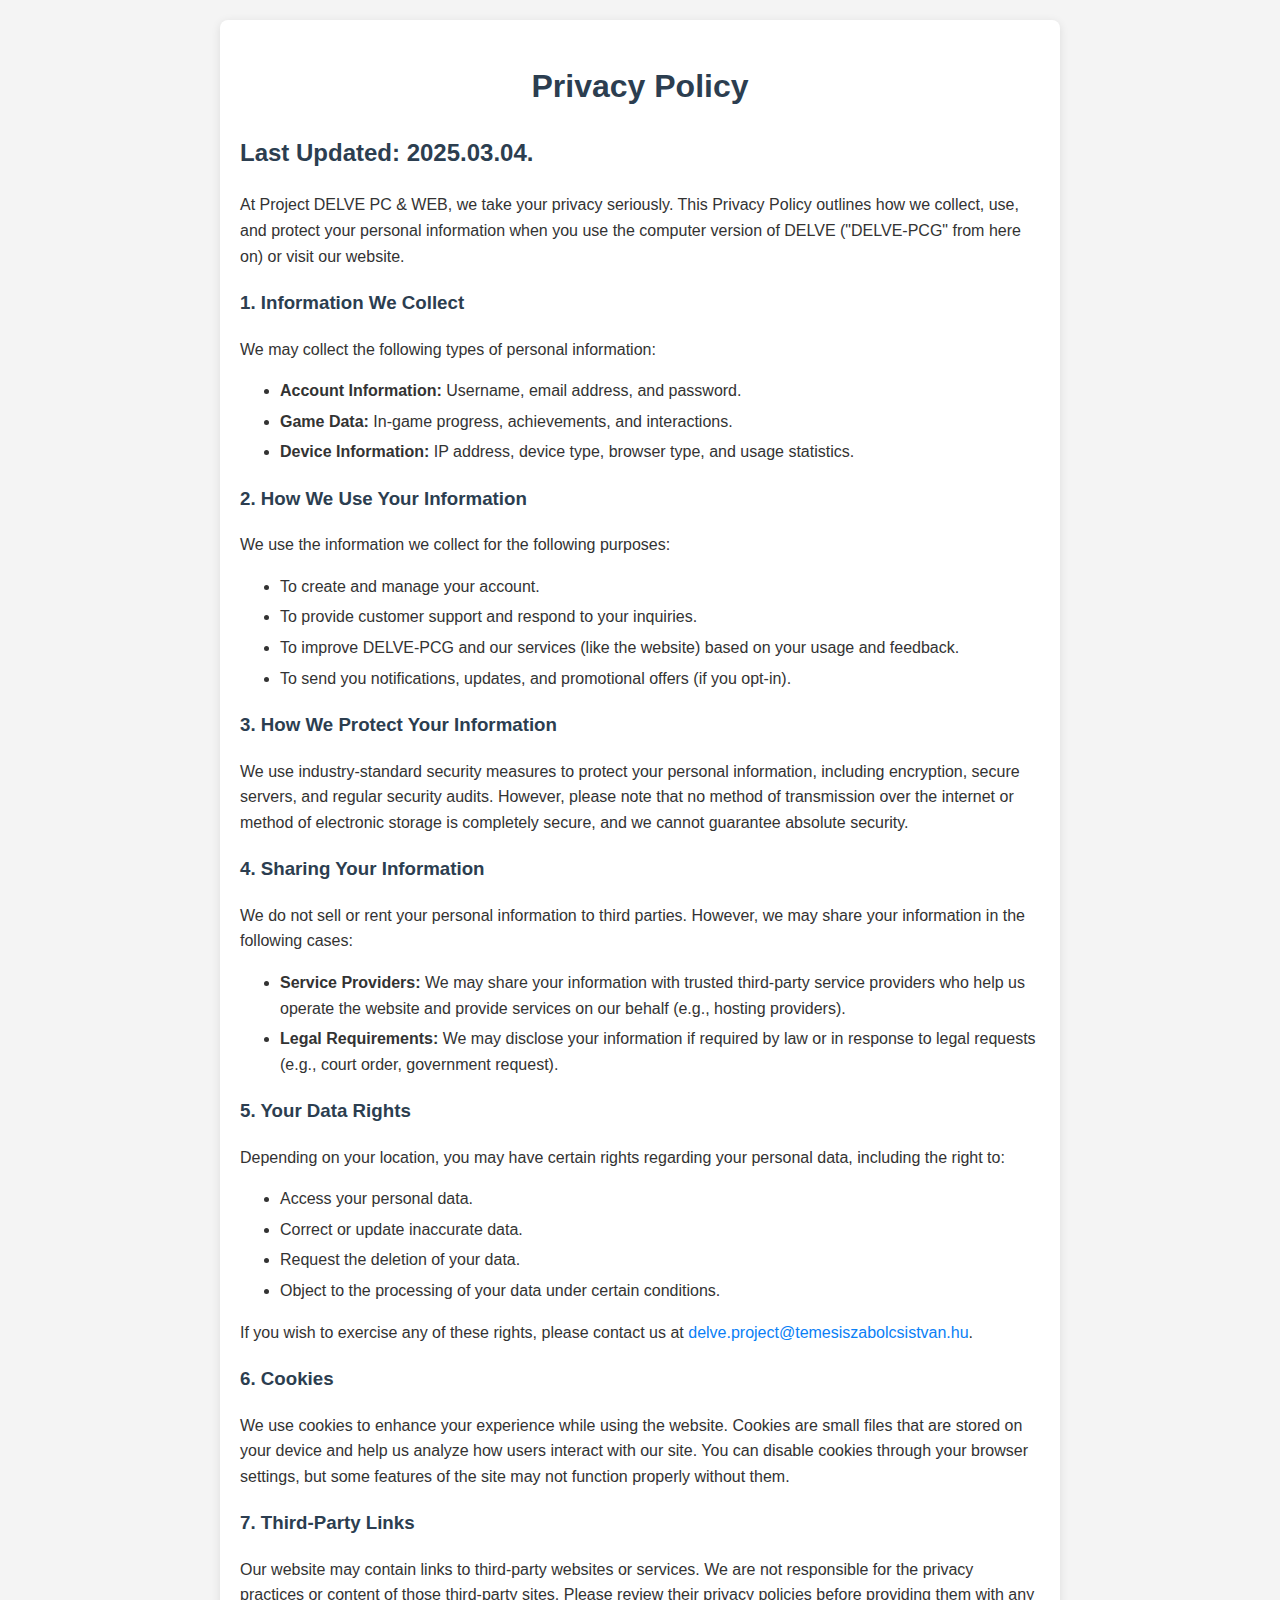
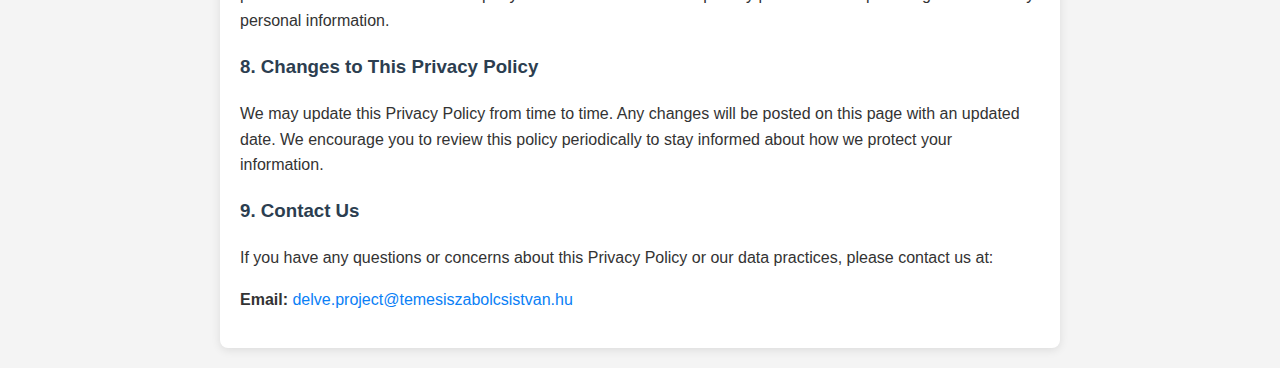
<file: Szabó Levente (Front- and Backend)/Raw GitHub of project/DELVE_Project_WebPackage/privacy_policy.html>
<!DOCTYPE html>
<html lang="en">
<head>
    <meta charset="UTF-8">
    <meta name="viewport" content="width=device-width, initial-scale=1.0">
    <title>Privacy Policy - DELVE-PCG & Website</title>
    <link rel="stylesheet" href="./css/TOSstyle.css">
    <link rel="shortcut icon" href="./img/favico2.png" type="image/png">
</head>
<body>
    <div class="container">
        <h1>Privacy Policy</h1>
        <h2>Last Updated: 2025.03.04.</h2>
        
        <p>At Project DELVE PC & WEB, we take your privacy seriously. This Privacy Policy outlines how we collect, use, and protect your personal information when you use the computer version of DELVE ("DELVE-PCG" from here on) or visit our website.
        </p>

        <h3>1. Information We Collect</h3>
        <p>We may collect the following types of personal information:</p>
        <ul>
            <li><strong>Account Information:</strong> Username, email address, and password.</li>
            <li><strong>Game Data:</strong> In-game progress, achievements, and interactions.</li>
            <li><strong>Device Information:</strong> IP address, device type, browser type, and usage statistics.</li>
        </ul>

        <h3>2. How We Use Your Information</h3>
        <p>We use the information we collect for the following purposes:</p>
        <ul>
            <li>To create and manage your account.</li>
            <li>To provide customer support and respond to your inquiries.</li>
            <li>To improve DELVE-PCG and our services (like the website) based on your usage and feedback.</li>
            <li>To send you notifications, updates, and promotional offers (if you opt-in).</li>
        </ul>

        <h3>3. How We Protect Your Information</h3>
        <p>We use industry-standard security measures to protect your personal information, including encryption, secure servers, and regular security audits. However, please note that no method of transmission over the internet or method of electronic storage is completely secure, and we cannot guarantee absolute security.</p>

        <h3>4. Sharing Your Information</h3>
        <p>We do not sell or rent your personal information to third parties. However, we may share your information in the following cases:</p>
        <ul>
            <li><strong>Service Providers:</strong> We may share your information with trusted third-party service providers who help us operate the website and provide services on our behalf (e.g., hosting providers).</li>
            <li><strong>Legal Requirements:</strong> We may disclose your information if required by law or in response to legal requests (e.g., court order, government request).</li>
        </ul>

        <h3>5. Your Data Rights</h3>
        <p>Depending on your location, you may have certain rights regarding your personal data, including the right to:</p>
        <ul>
            <li>Access your personal data.</li>
            <li>Correct or update inaccurate data.</li>
            <li>Request the deletion of your data.</li>
            <li>Object to the processing of your data under certain conditions.</li>
        </ul>
        <p>If you wish to exercise any of these rights, please contact us at <a href="mailto:delve.project@temesiszabolcsistvan.hu" class="links">delve.project@temesiszabolcsistvan.hu</a>.</p>

        <h3>6. Cookies</h3>
        <p>We use cookies to enhance your experience while using the website. Cookies are small files that are stored on your device and help us analyze how users interact with our site. You can disable cookies through your browser settings, but some features of the site may not function properly without them.</p>

        <h3>7. Third-Party Links</h3>
        <p>Our website may contain links to third-party websites or services. We are not responsible for the privacy practices or content of those third-party sites. Please review their privacy policies before providing them with any personal information.</p>

        <h3>8. Changes to This Privacy Policy</h3>
        <p>We may update this Privacy Policy from time to time. Any changes will be posted on this page with an updated date. We encourage you to review this policy periodically to stay informed about how we protect your information.</p>

        <h3>9. Contact Us</h3>
        <p>If you have any questions or concerns about this Privacy Policy or our data practices, please contact us at:</p>
        <p><strong>Email:</strong> <a href="mailto:delve.project@temesiszabolcsistvan.hu" class="links">delve.project@temesiszabolcsistvan.hu</a></p>
    </div>
</body>
</html>
</file>
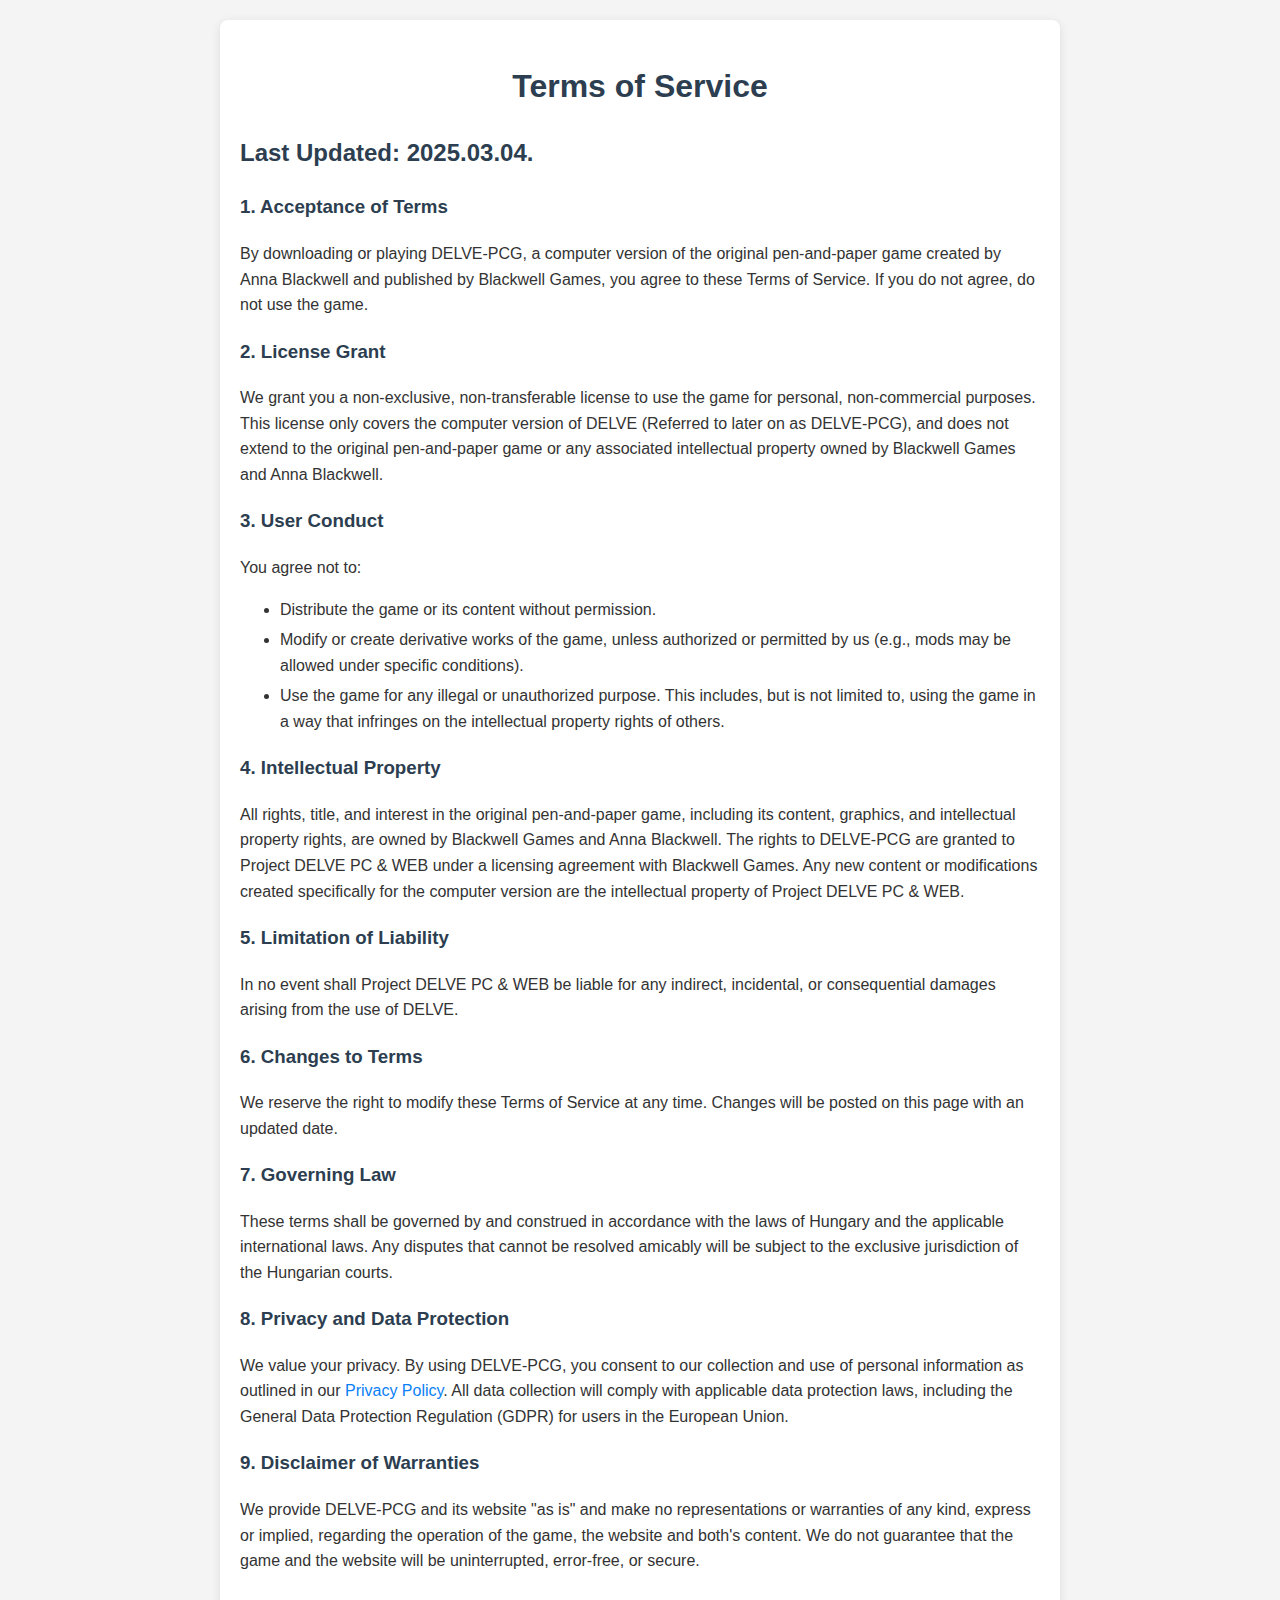
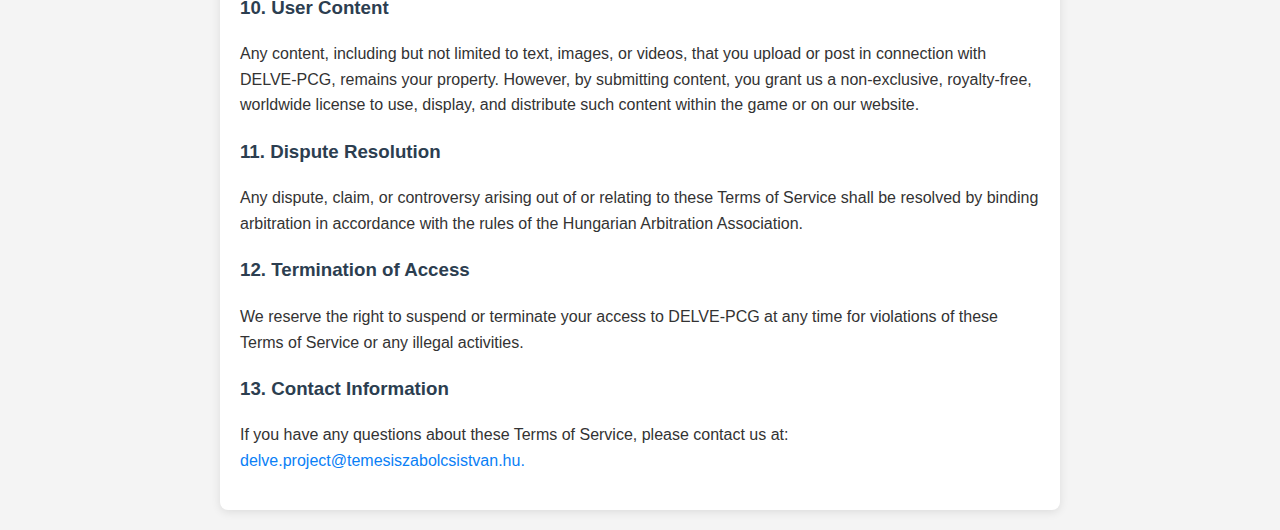
<file: Szabó Levente (Front- and Backend)/Raw GitHub of project/DELVE_Project_WebPackage/TOS.html>
<!DOCTYPE html>
<html lang="en">
<head>
    <meta charset="UTF-8">
    <meta name="viewport" content="width=device-width, initial-scale=1.0">
    <title>Terms of Service - DELVE-PCG & Website</title>
    <link rel="stylesheet" href="./css/TOSstyle.css">
    <link rel="shortcut icon" href="./img/favico2.png" type="image/png">
</head>
<body>
    <div class="container">
        <h1>Terms of Service</h1>
        <h2>Last Updated: 2025.03.04.</h2>
        
        <h3>1. Acceptance of Terms</h3>
        <p>By downloading or playing DELVE-PCG, a computer version of the original pen-and-paper game created by Anna Blackwell and published by Blackwell Games, you agree to these Terms of Service. If you do not agree, do not use the game.</p>
        
        <h3>2. License Grant</h3>
        <p>We grant you a non-exclusive, non-transferable license to use the game for personal, non-commercial purposes. This license only covers the computer version of DELVE (Referred to later on as DELVE-PCG), and does not extend to the original pen-and-paper game or any associated intellectual property owned by Blackwell Games and Anna Blackwell.</p>
        
        <h3>3. User Conduct</h3>
        <p>You agree not to:</p>
        <ul>
            <li>Distribute the game or its content without permission.</li>
            <li>Modify or create derivative works of the game, unless authorized or permitted by us (e.g., mods may be allowed under specific conditions).</li>
            <li>Use the game for any illegal or unauthorized purpose. This includes, but is not limited to, using the game in a way that infringes on the intellectual property rights of others.</li>
        </ul>

        <h3>4. Intellectual Property</h3>
        <p>All rights, title, and interest in the original pen-and-paper game, including its content, graphics, and intellectual property rights, are owned by Blackwell Games and Anna Blackwell. The rights to DELVE-PCG are granted to Project DELVE PC & WEB under a licensing agreement with Blackwell Games. Any new content or modifications created specifically for the computer version are the intellectual property of Project DELVE PC & WEB.</p>

        <h3>5. Limitation of Liability</h3>
        <p>In no event shall Project DELVE PC & WEB be liable for any indirect, incidental, or consequential damages arising from the use of DELVE.</p>

        <h3>6. Changes to Terms</h3>
        <p>We reserve the right to modify these Terms of Service at any time. Changes will be posted on this page with an updated date.</p>

        <h3>7. Governing Law</h3>
        <p>These terms shall be governed by and construed in accordance with the laws of Hungary and the applicable international laws. Any disputes that cannot be resolved amicably will be subject to the exclusive jurisdiction of the Hungarian courts.</p>

        <h3>8. Privacy and Data Protection</h3>
        <p>We value your privacy. By using DELVE-PCG, you consent to our collection and use of personal information as outlined in our <a target="_blank" href="privacy_policy.html" class="links">Privacy Policy</a>. All data collection will comply with applicable data protection laws, including the General Data Protection Regulation (GDPR) for users in the European Union.</p>

        <h3>9. Disclaimer of Warranties</h3>
        <p>We provide DELVE-PCG and its website "as is" and make no representations or warranties of any kind, express or implied, regarding the operation of the game, the website and both's content. We do not guarantee that the game and the website will be uninterrupted, error-free, or secure.</p>
        
        <h3>10. User Content</h3>
        <p>Any content, including but not limited to text, images, or videos, that you upload or post in connection with DELVE-PCG, remains your property. However, by submitting content, you grant us a non-exclusive, royalty-free, worldwide license to use, display, and distribute such content within the game or on our website.</p>
        
        <h3>11. Dispute Resolution</h3>
        <p>Any dispute, claim, or controversy arising out of or relating to these Terms of Service shall be resolved by binding arbitration in accordance with the rules of the Hungarian Arbitration Association.</p>

        <h3>12. Termination of Access</h3>
        <p>We reserve the right to suspend or terminate your access to DELVE-PCG at any time for violations of these Terms of Service or any illegal activities.</p>

        <h3>13. Contact Information</h3>
        <p>If you have any questions about these Terms of Service, please contact us at: <br> <a href="mailto:delve.project@temesiszabolcsistvan.hu" class="links">delve.project@temesiszabolcsistvan.hu.</a></p>
    </div>
</body>
</html>
</file>
<file: Szabó Levente (Front- and Backend)/Raw GitHub of project/DELVE_Project_WebPackage/css/TOSstyle.css>
body {
    font-family: Arial, sans-serif;
    line-height: 1.6;
    margin: 20px;
    background-color: #f4f4f4;
    color: #333;
}
h1, h2, h3 {
    color: #2c3e50;
}
h1 {
    text-align: center;
}
.container {
    max-width: 800px;
    margin: 0 auto;
    padding: 20px;
    background: white;
    border-radius: 8px;
    box-shadow: 0 2px 10px rgba(0, 0, 0, 0.1);
}
ul {
    margin: 10px 0;
}
li {
    margin: 5px 0;
}

.links{
    text-decoration: none;
    color:rgb(10, 128, 246);
}

.links:hover{
    color:#085bad;
}
</file>
